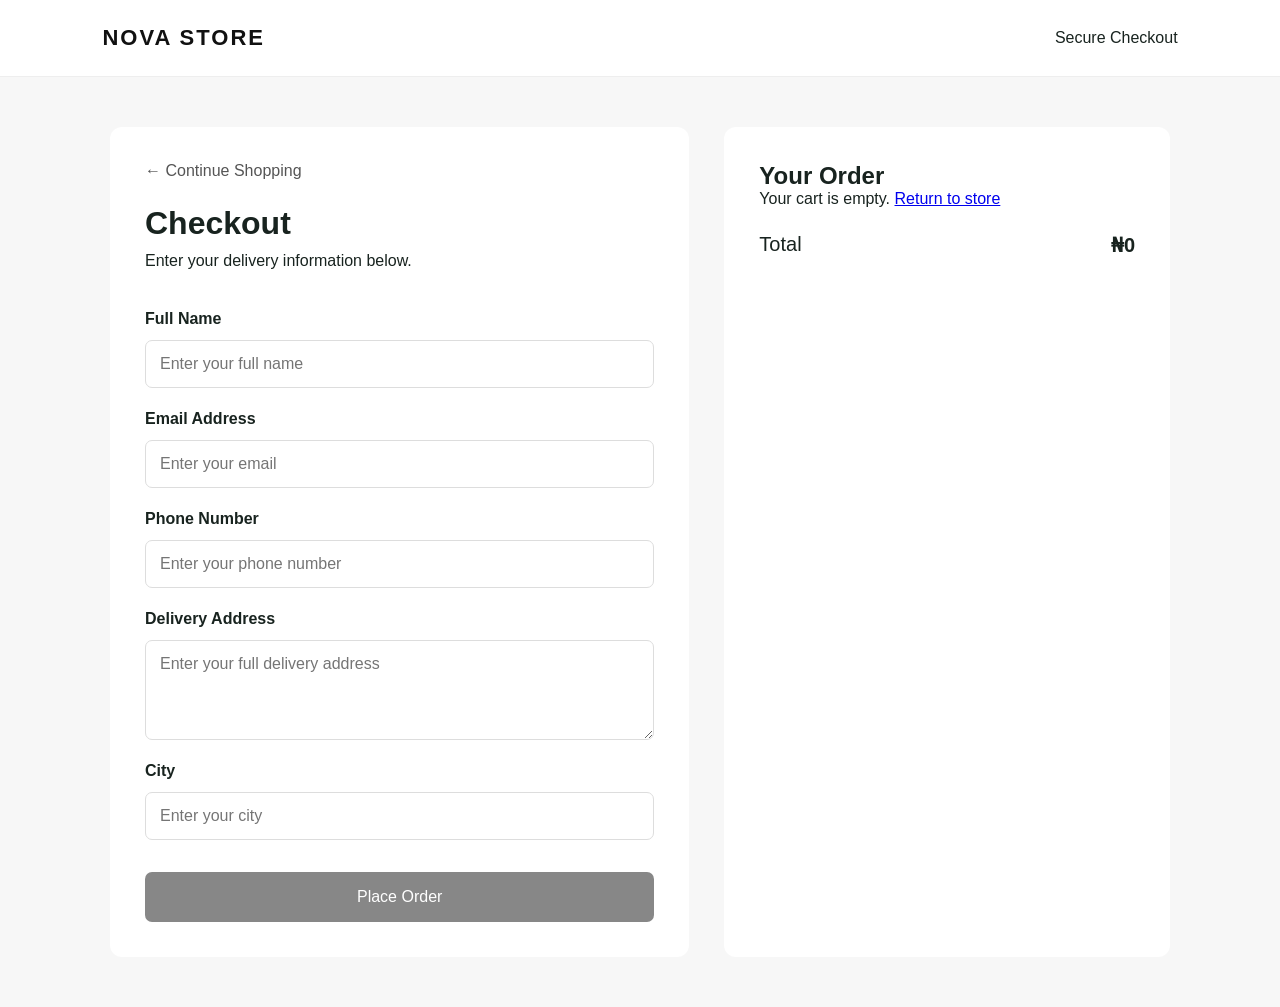
<file: checkout.html>
<!DOCTYPE html>
<html lang="en">
<head>
    <meta charset="UTF-8">
    <meta name="viewport" content="width=device-width, initial-scale=1.0">
    <title>Checkout | Nova Store</title>
    <link rel="stylesheet" href="styles.css">
</head>

<body class="checkout-page">

    <header class="checkout-header">
        <a href="index.html" class="checkout-logo">NOVA STORE</a>
        <span>Secure Checkout</span>
    </header>

    <main class="checkout-container">

        <section class="checkout-form-section">

            <a href="index.html" class="back-link">
                ← Continue Shopping
            </a>

            <h1>Checkout</h1>
            <p>Enter your delivery information below.</p>

            <form id="delivery-form">

                <label for="fullname">Full Name</label>
                <input type="text" id="fullname" required
                    placeholder="Enter your full name">

                <label for="email">Email Address</label>
                <input type="email" id="email" required
                    placeholder="Enter your email">

                <label for="phone">Phone Number</label>
                <input type="tel" id="phone" required
                    placeholder="Enter your phone number">

                <label for="address">Delivery Address</label>
                <textarea id="address" required
                    placeholder="Enter your full delivery address"></textarea>

                <label for="city">City</label>
                <input type="text" id="city" required
                    placeholder="Enter your city">

                <button type="submit" class="place-order-button">
                    Place Order
                </button>

            </form>

        </section>

        <section class="order-summary-section">

            <h2>Your Order</h2>

            <div id="checkout-products"></div>

            <div class="checkout-total">
                <span>Total</span>
                <strong id="checkout-total">₦0</strong>
            </div>

        </section>

    </main>

    <script src="checkout.js"></script>

</body>
</html>
</file>
<file: styles.css>
* {
    margin: 0;
    padding: 0;
    box-sizing: border-box;
}

html {
    scroll-behavior: smooth;
}

body {
    font-family: Arial, sans-serif;
    background: #f7f8f5;
    color: #18231f;
}

/* Announcement */

.announcement {
    background: #315b49;
    color: white;
    text-align: center;
    padding: 12px;
    font-size: 13px;
}

/* Navigation */

header {
    display: flex;
    justify-content: space-between;
    align-items: center;
    padding: 22px 8%;
    background: white;
    position: sticky;
    top: 0;
    z-index: 5;
    border-bottom: 1px solid #eee;
}

.logo {
    font-size: 25px;
    font-weight: bold;
    color: #315b49;
    text-decoration: none;
}

.logo span {
    color: #18231f;
}

nav {
    display: flex;
    gap: 30px;
}

nav a {
    text-decoration: none;
    color: #333;
    font-size: 14px;
}

nav a:hover {
    color: #315b49;
}

.header-actions button {
    background: #315b49;
    color: white;
    border: none;
    padding: 12px 20px;
    border-radius: 5px;
    cursor: pointer;
}

.menu-button {
    display: none;
}

/* Hero */

.hero {
    display: grid;
    grid-template-columns: 1fr 1fr;
    align-items: center;
    gap: 40px;
    padding: 80px 9%;
}

.hero-content h1 {
    font-size: 65px;
    line-height: 1.1;
    margin: 20px 0;
}

.hero-content h1 span {
    color: #315b49;
}

.subtitle {
    color: #315b49;
    font-size: 12px;
    font-weight: bold;
    letter-spacing: 3px;
}

.hero-content p {
    color: #777;
    line-height: 1.8;
    margin-bottom: 25px;
    max-width: 450px;
}

.main-button {
    display: inline-block;
    background: #315b49;
    color: white;
    padding: 16px 25px;
    border-radius: 5px;
    text-decoration: none;
    font-size: 14px;
}

.main-button:hover {
    background: #203e30;
}

.hero-image img {
    width: 100%;
    height: 420px;
    object-fit: cover;
    border-radius: 8px;
}

/* Benefits */

.benefits {
    display: grid;
    grid-template-columns: repeat(4, 1fr);
    gap: 20px;
    padding: 35px 8%;
    background: white;
    text-align: center;
}

.benefits h3 {
    font-size: 14px;
    margin-bottom: 10px;
}

.benefits p {
    font-size: 12px;
    color: #888;
}

/* Shop */

.shop {
    padding: 90px 8%;
}

.section-heading {
    text-align: center;
    margin-bottom: 35px;
}

.section-heading h2 {
    font-size: 38px;
    margin: 15px 0;
}

.section-heading > p:last-child {
    color: #777;
}

.shop-controls {
    display: flex;
    justify-content: space-between;
    gap: 15px;
    margin-bottom: 25px;
}

.shop-controls input,
.shop-controls select {
    padding: 13px;
    border: 1px solid #ddd;
    background: white;
    border-radius: 5px;
}

.shop-controls input {
    width: 70%;
}

.categories {
    display: flex;
    gap: 12px;
    margin-bottom: 30px;
    flex-wrap: wrap;
}

.categories button {
    padding: 10px 20px;
    border: 1px solid #ddd;
    background: white;
    border-radius: 30px;
    cursor: pointer;
}

.categories button.active,
.categories button:hover {
    background: #315b49;
    color: white;
}

/* Product Grid */

.product-grid {
    display: grid;
    grid-template-columns: repeat(4, 1fr);
    gap: 25px;
}

.product-card {
    background: white;
    border-radius: 8px;
    overflow: hidden;
    transition: transform 0.3s;
}

.product-card:hover {
    transform: translateY(-5px);
}

.product-card img {
    width: 100%;
    height: 230px;
    object-fit: cover;
}

.product-info {
    padding: 17px;
}

.product-category {
    color: #888;
    font-size: 11px;
    text-transform: uppercase;
}

.product-info h3 {
    font-size: 15px;
    margin: 10px 0;
}

.product-bottom {
    display: flex;
    justify-content: space-between;
    align-items: center;
}

.product-price {
    font-weight: bold;
}

.product-rating {
    color: #d39a25;
    font-size: 12px;
}

.add-button {
    width: 100%;
    padding: 12px;
    background: #315b49;
    color: white;
    border: none;
    cursor: pointer;
    margin-top: 15px;
    border-radius: 4px;
}

.add-button:hover {
    background: #203e30;
}

.hidden {
    display: none !important;
}

/* About */

.about {
    background: #e9eee8;
    padding: 100px 12%;
    text-align: center;
}

.about h2 {
    font-size: 40px;
    margin: 20px 0;
}

.about p:not(.subtitle) {
    max-width: 650px;
    margin: 0 auto 25px;
    color: #666;
    line-height: 1.9;
}

/* Newsletter */

.newsletter {
    padding: 80px 20px;
    text-align: center;
}

.newsletter h2 {
    font-size: 35px;
    margin-bottom: 15px;
}

.newsletter p {
    color: #777;
    margin-bottom: 25px;
}

.newsletter form {
    display: flex;
    max-width: 450px;
    margin: auto;
}

.newsletter input {
    flex: 1;
    min-width: 0;
    padding: 15px;
    border: 1px solid #ddd;
}

.newsletter button {
    background: #315b49;
    color: white;
    border: none;
    padding: 15px 20px;
    cursor: pointer;
}

#newsletter-message {
    display: block;
    margin-top: 15px;
    color: #315b49;
}

/* Contact */

.contact {
    text-align: center;
    padding: 60px 20px;
    background: white;
}

.contact h2 {
    margin-bottom: 15px;
}

.contact p {
    color: #777;
    margin-bottom: 15px;
}

.contact a {
    color: #315b49;
}

/* Footer */

footer {
    background: #18231f;
    color: white;
    text-align: center;
    padding: 40px 20px;
}

footer h2 {
    margin-bottom: 15px;
}

footer p {
    color: #aaa;
    font-size: 13px;
    margin: 10px 0;
}

/* Shopping Cart */

.overlay {
    position: fixed;
    inset: 0;
    background: #0009;
    z-index: 9;
}

.cart-drawer {
    position: fixed;
    top: 0;
    right: 0;
    width: 400px;
    max-width: 100%;
    height: 100vh;
    background: white;
    z-index: 10;
    padding: 25px;
    transform: translateX(100%);
    transition: 0.3s;
    overflow-y: auto;
}

.cart-drawer.open {
    transform: translateX(0);
}

.cart-heading {
    display: flex;
    justify-content: space-between;
    margin-bottom: 25px;
}

.cart-heading button {
    background: none;
    border: none;
    font-size: 28px;
    cursor: pointer;
}

.cart-row {
    display: flex;
    gap: 15px;
    align-items: center;
    padding: 15px 0;
    border-bottom: 1px solid #eee;
}

.cart-row img {
    width: 70px;
    height: 70px;
    object-fit: cover;
}

.cart-row h3 {
    font-size: 13px;
    margin-bottom: 8px;
}

.cart-row p {
    font-size: 13px;
    font-weight: bold;
}

.quantity {
    display: flex;
    gap: 10px;
    align-items: center;
    margin-top: 10px;
}

.quantity button {
    padding: 4px 9px;
    cursor: pointer;
}

.remove-item {
    border: none;
    background: none;
    color: red;
    margin-top: 8px;
    cursor: pointer;
    font-size: 11px;
}

.cart-bottom {
    margin-top: 30px;
}

.cart-bottom h3 {
    display: flex;
    justify-content: space-between;
    margin-bottom: 20px;
}

.cart-bottom button {
    width: 100%;
    padding: 15px;
    background: #315b49;
    color: white;
    border: none;
    cursor: pointer;
}

.cart-empty {
    color: #777;
    text-align: center;
    padding: 50px 10px;
}

/* Checkout */

.checkout-modal {
    width: 90%;
    max-width: 500px;
    margin: auto;
    border: none;
    padding: 30px;
    border-radius: 8px;
}

.checkout-modal::backdrop {
    background: #0009;
}

.checkout-modal form {
    display: flex;
    flex-direction: column;
    gap: 15px;
}

.checkout-modal input,
.checkout-modal textarea {
    padding: 13px;
    border: 1px solid #ddd;
    width: 100%;
}

.checkout-modal textarea {
    min-height: 80px;
}

.checkout-modal button[type="submit"] {
    background: #315b49;
    color: white;
    padding: 15px;
    border: none;
    cursor: pointer;
}

#close-checkout {
    align-self: flex-end;
    background: none;
    border: none;
    font-size: 25px;
    cursor: pointer;
}

.demo-warning {
    font-size: 11px;
    color: #8a7132;
}

/* Mobile Responsiveness */

@media (max-width: 850px) {

    .product-grid {
        grid-template-columns: repeat(2, 1fr);
    }

    .hero-content h1 {
        font-size: 48px;
    }

    .benefits {
        grid-template-columns: repeat(2, 1fr);
    }

}

@media (max-width: 600px) {

    header {
        padding: 18px 5%;
    }

    nav {
        display: none;
        position: absolute;
        top: 65px;
        left: 0;
        width: 100%;
        background: white;
        padding: 25px;
        flex-direction: column;
        gap: 20px;
    }

    nav.show {
        display: flex;
    }

    .menu-button {
        display: inline-block;
        margin-left: 8px;
    }

    .hero {
        grid-template-columns: 1fr;
        padding: 50px 7%;
    }

    .hero-content h1 {
        font-size: 45px;
    }

    .hero-image img {
        height: 280px;
    }

    .benefits {
        padding: 30px 5%;
    }

    .shop {
        padding: 65px 5%;
    }

    .product-grid {
        grid-template-columns: repeat(2, 1fr);
        gap: 15px;
    }

    .product-card img {
        height: 160px;
    }

    .product-info {
        padding: 10px;
    }

    .product-info h3 {
        font-size: 12px;
    }

    .shop-controls {
        flex-wrap: wrap;
    }

    .shop-controls input {
        width: 100%;
    }

    .section-heading h2 {
        font-size: 29px;
    }

    .about h2 {
        font-size: 30px;
    }

    .newsletter form {
        flex-direction: column;
        gap: 10px;
    }

}

/* CHECKOUT PAGE */

.checkout-page {
    background: #f7f7f7;
    min-height: 100vh;
}

.checkout-header {
    background: white;
    padding: 25px 8%;
    display: flex;
    justify-content: space-between;
    align-items: center;
    border-bottom: 1px solid #eee;
}

.checkout-logo {
    font-size: 22px;
    font-weight: 800;
    color: #111;
    text-decoration: none;
    letter-spacing: 2px;
}

.checkout-container {
    max-width: 1100px;
    margin: 50px auto;
    padding: 0 20px;
    display: grid;
    grid-template-columns: 1.3fr 1fr;
    gap: 35px;
}

.checkout-form-section,
.order-summary-section {
    background: white;
    padding: 35px;
    border-radius: 12px;
}

.checkout-form-section h1 {
    margin: 25px 0 10px;
    font-size: 32px;
}

.back-link {
    color: #555;
    text-decoration: none;
}

#delivery-form {
    margin-top: 30px;
    display: flex;
    flex-direction: column;
    gap: 12px;
}

#delivery-form label {
    font-weight: 600;
    margin-top: 10px;
}

#delivery-form input,
#delivery-form textarea {
    width: 100%;
    padding: 14px;
    border: 1px solid #ddd;
    border-radius: 7px;
    font: inherit;
}

#delivery-form textarea {
    min-height: 100px;
    resize: vertical;
}

.place-order-button {
    background: #111;
    color: white;
    padding: 16px;
    border: none;
    border-radius: 7px;
    cursor: pointer;
    margin-top: 20px;
    font-size: 16px;
}

.place-order-button:disabled {
    opacity: 0.5;
    cursor: not-allowed;
}

.checkout-product {
    display: flex;
    align-items: center;
    gap: 15px;
    padding: 20px 0;
    border-bottom: 1px solid #eee;
}

.checkout-product img {
    width: 75px;
    height: 75px;
    object-fit: cover;
    border-radius: 8px;
}

.checkout-product h3 {
    font-size: 15px;
    margin-bottom: 5px;
}

.checkout-product p {
    color: #777;
    margin-bottom: 5px;
}

.checkout-total {
    display: flex;
    justify-content: space-between;
    margin-top: 25px;
    font-size: 20px;
}

@media (max-width: 750px) {
    .checkout-container {
        grid-template-columns: 1fr;
        margin: 25px auto;
    }

    .checkout-form-section,
    .order-summary-section {
        padding: 22px;
    }
}

.contact-section {
  padding: 70px 20px;
  background: #f8f9fa;
}

.contact-container {
  max-width: 1100px;
  margin: auto;
  display: grid;
  grid-template-columns: 1fr 1fr;
  gap: 50px;
}

.contact-info h2 {
  font-size: 32px;
  margin-bottom: 15px;
}

.contact-info a {
  color: #2563eb;
  text-decoration: none;
  font-weight: 600;
}

.contact-form {
  display: flex;
  flex-direction: column;
  gap: 12px;
}

.contact-form input,
.contact-form textarea {
  width: 100%;
  padding: 13px;
  border: 1px solid #ddd;
  border-radius: 6px;
  font: inherit;
}

.contact-form button {
  padding: 14px;
  border: none;
  border-radius: 6px;
  background: #111827;
  color: white;
  font-size: 16px;
  cursor: pointer;
}

.contact-form button:hover {
  background: #2563eb;
}

@media (max-width: 768px) {
  .contact-container {
    grid-template-columns: 1fr;
    gap: 30px;
  }
}

/* Improved Contact Form Spacing */
.contact-section {
  padding: 80px 20px;
}

.contact-container {
  gap: 60px;
}

.contact-info {
  line-height: 1.8;
}

.contact-info h2 {
  margin-bottom: 20px;
}

.contact-info h3 {
  margin-top: 25px;
  margin-bottom: 12px;
}

.contact-info p {
  margin-bottom: 18px;
  line-height: 1.8;
}

.contact-info a {
  display: inline-block;
  margin: 8px 0 15px;
}

.contact-form {
  display: flex;
  flex-direction: column;
  gap: 16px;
}

.contact-form h3 {
  margin-bottom: 8px;
}

.contact-form label {
  margin-bottom: -8px;
  font-weight: 600;
}

.contact-form input,
.contact-form textarea {
  padding: 15px;
  line-height: 1.5;
}

.contact-form textarea {
  min-height: 140px;
  resize: vertical;
}

.contact-form button {
  margin-top: 8px;
  padding: 16px;
}

@media (max-width: 768px) {
  .contact-container {
    gap: 35px;
  }
}

/* Contact section spacing improvements */

.contact-section {
    padding: 80px 20px;
}

.contact-container {
    gap: 60px;
}

.contact-info {
    line-height: 1.8;
}

.contact-info p {
    margin-bottom: 20px;
}

.contact-info h3 {
    margin-top: 25px;
    margin-bottom: 12px;
}

.contact-info a {
    display: inline-block;
    margin: 10px 0 15px;
}

.contact-form {
    display: flex;
    flex-direction: column;
    gap: 16px;
}

.contact-form h3 {
    margin-bottom: 8px;
}

.contact-form label {
    margin-bottom: -8px;
    font-weight: 600;
}

.contact-form input,
.contact-form textarea {
    padding: 15px;
    line-height: 1.5;
}

.contact-form textarea {
    min-height: 140px;
}

.contact-form button {
    margin-top: 8px;
}

@media (max-width: 768px) {
    .contact-container {
        gap: 35px;
    }
}
</file>
